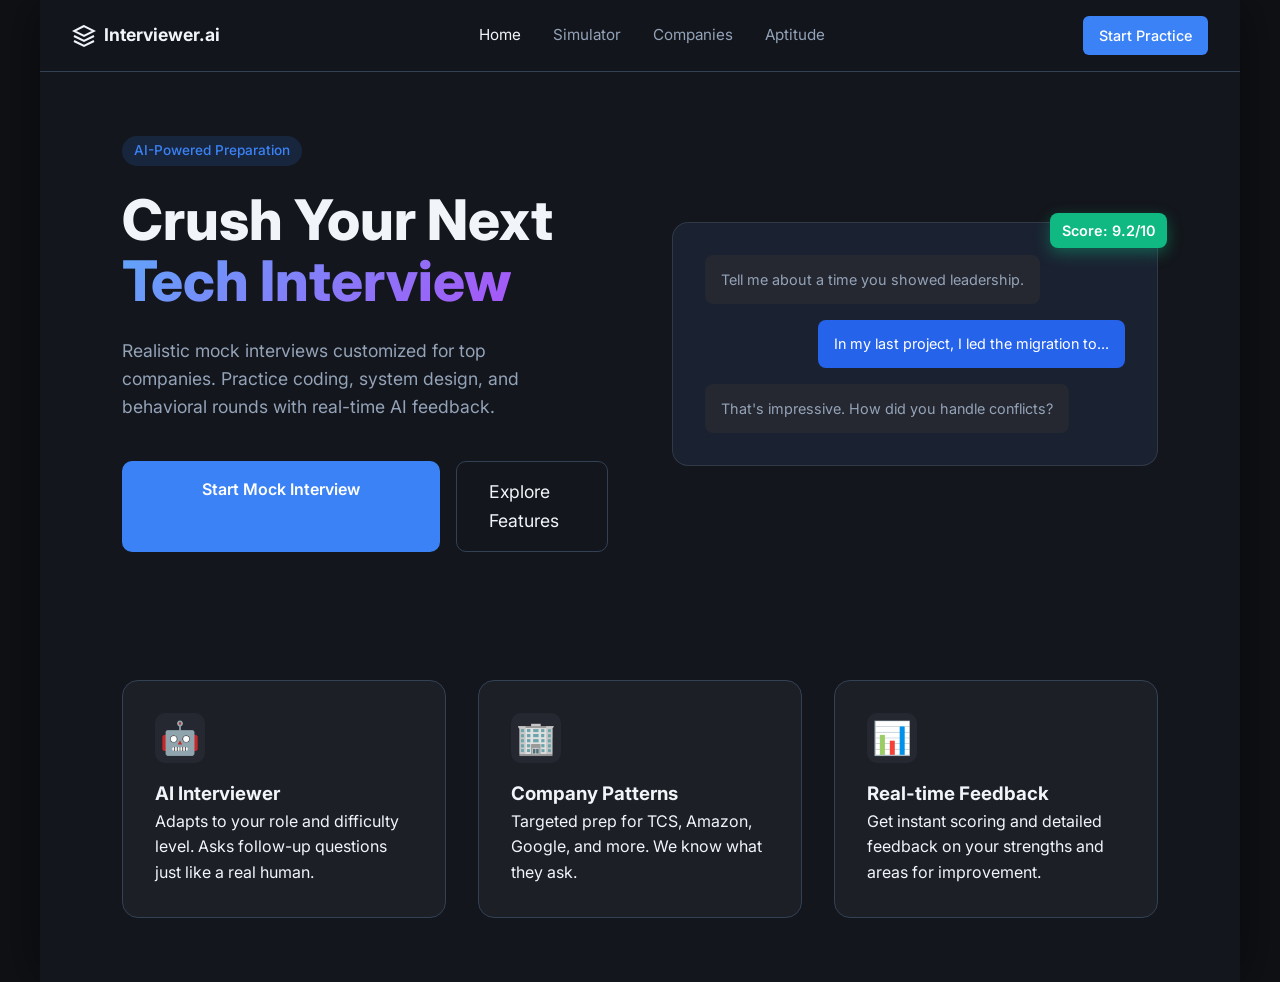
<file: frontend/index.html>
<!DOCTYPE html>
<html lang="en">

<head>
    <meta charset="UTF-8">
    <meta name="viewport" content="width=device-width, initial-scale=1.0">
    <title>Interviewer.ai - Master Your Tech Interview</title>
    <link rel="stylesheet" href="styles.css">
    <link rel="preconnect" href="https://fonts.googleapis.com">
    <link rel="preconnect" href="https://fonts.gstatic.com" crossorigin>
    <link href="https://fonts.googleapis.com/css2?family=Inter:wght@400;500;600;700&display=swap" rel="stylesheet">
</head>

<body>
    <div class="app-container landing-page">
        <!-- Navigation -->
        <nav class="main-nav">
            <div class="nav-logo">
                <svg width="24" height="24" viewBox="0 0 24 24" fill="none" stroke="currentColor" stroke-width="2">
                    <path d="M12 2L2 7l10 5 10-5-10-5zM2 17l10 5 10-5M2 12l10 5 10-5" />
                </svg>
                <span>Interviewer.ai</span>
            </div>
            <div class="nav-links">
                <a href="index.html" class="active">Home</a>
                <a href="interview.html">Simulator</a>
                <a href="companies.html">Companies</a>
                <a href="aptitude.html">Aptitude</a>
            </div>
            <a href="interview.html" class="nav-cta">Start Practice</a>
        </nav>

        <!-- Hero Section -->
        <header class="hero-section">
            <div class="hero-content">
                <span class="pill-badge">AI-Powered Preparation</span>
                <h1>Crush Your Next <br> <span class="text-gradient">Tech Interview</span></h1>
                <p>Realistic mock interviews customized for top companies. Practice coding, system design, and
                    behavioral rounds with real-time AI feedback.</p>
                <div class="hero-actions">
                    <a href="interview.html" class="primary-btn large-btn">Start Mock Interview</a>
                    <a href="#features" class="secondary-btn">Explore Features</a>
                </div>
            </div>
            <div class="hero-visual">
                <div class="glass-card mock-chat">
                    <div class="msg ai">Tell me about a time you showed leadership.</div>
                    <div class="msg user">In my last project, I led the migration to...</div>
                    <div class="msg ai">That's impressive. How did you handle conflicts?</div>
                    <div class="floating-badge score">Score: 9.2/10</div>
                </div>
            </div>
        </header>

        <!-- Features Grid -->
        <section id="features" class="features-section">
            <div class="feature-card">
                <div class="icon-box blue">🤖</div>
                <h3>AI Interviewer</h3>
                <p>Adapts to your role and difficulty level. Asks follow-up questions just like a real human.</p>
            </div>
            <div class="feature-card green">
                <div class="icon-box green">🏢</div>
                <h3>Company Patterns</h3>
                <p>Targeted prep for TCS, Amazon, Google, and more. We know what they ask.</p>
            </div>
            <div class="feature-card purple">
                <div class="icon-box purple">📊</div>
                <h3>Real-time Feedback</h3>
                <p>Get instant scoring and detailed feedback on your strengths and areas for improvement.</p>
            </div>
        </section>
    </div>
</body>

</html>
</file>
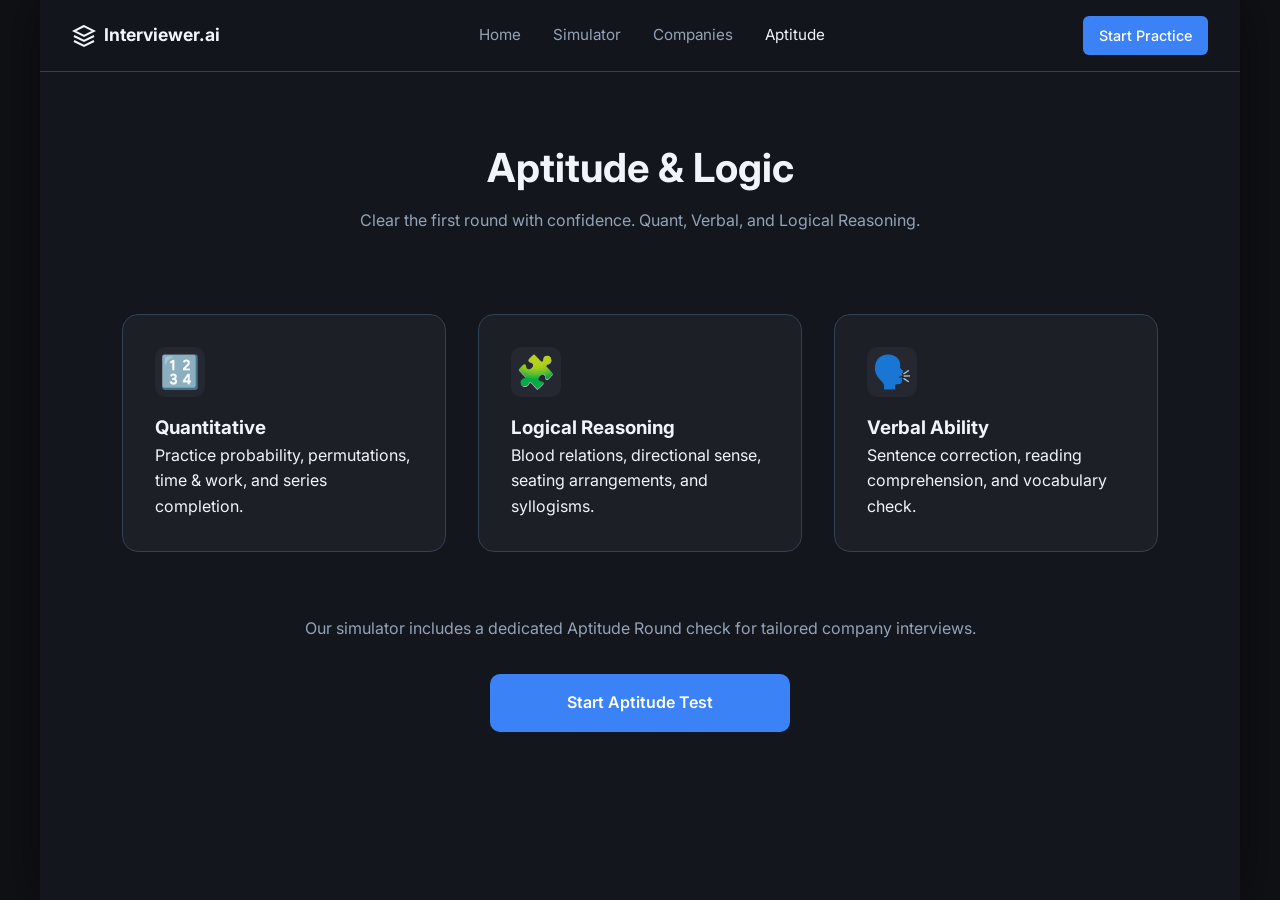
<file: frontend/aptitude.html>
<!DOCTYPE html>
<html lang="en">

<head>
    <meta charset="UTF-8">
    <meta name="viewport" content="width=device-width, initial-scale=1.0">
    <title>Aptitude Practice - Interviewer.ai</title>
    <link rel="stylesheet" href="styles.css">
    <link rel="preconnect" href="https://fonts.googleapis.com">
    <link href="https://fonts.googleapis.com/css2?family=Inter:wght@400;500;600;700&display=swap" rel="stylesheet">
</head>

<body>
    <div class="app-container landing-page">
        <!-- Navigation -->
        <nav class="main-nav">
            <div class="nav-logo">
                <svg width="24" height="24" viewBox="0 0 24 24" fill="none" stroke="currentColor" stroke-width="2">
                    <path d="M12 2L2 7l10 5 10-5-10-5zM2 17l10 5 10-5M2 12l10 5 10-5" />
                </svg>
                <span>Interviewer.ai</span>
            </div>
            <div class="nav-links">
                <a href="index.html">Home</a>
                <a href="interview.html">Simulator</a>
                <a href="companies.html">Companies</a>
                <a href="aptitude.html" class="active">Aptitude</a>
            </div>
            <a href="interview.html" class="nav-cta">Start Practice</a>
        </nav>

        <header class="page-header">
            <h1>Aptitude & Logic</h1>
            <p>Clear the first round with confidence. Quant, Verbal, and Logical Reasoning.</p>
        </header>

        <section class="features-section">
            <div class="feature-card">
                <div class="icon-box blue">🔢</div>
                <h3>Quantitative</h3>
                <p>Practice probability, permutations, time & work, and series completion.</p>
            </div>
            <div class="feature-card green">
                <div class="icon-box green">🧩</div>
                <h3>Logical Reasoning</h3>
                <p>Blood relations, directional sense, seating arrangements, and syllogisms.</p>
            </div>
            <div class="feature-card purple">
                <div class="icon-box purple">🗣️</div>
                <h3>Verbal Ability</h3>
                <p>Sentence correction, reading comprehension, and vocabulary check.</p>
            </div>
        </section>

        <div style="text-align: center; margin-bottom: 4rem;">
            <p style="margin-bottom: 2rem; color: var(--text-muted);">
                Our simulator includes a dedicated Aptitude Round check for tailored company interviews.
            </p>
            <a href="interview.html?company=Generic&role=software_engineer&difficulty=medium&autostart=true"
                class="primary-btn large-btn" style="max-width: 300px;">Start Aptitude Test</a>
        </div>
    </div>
</body>

</html>
</file>
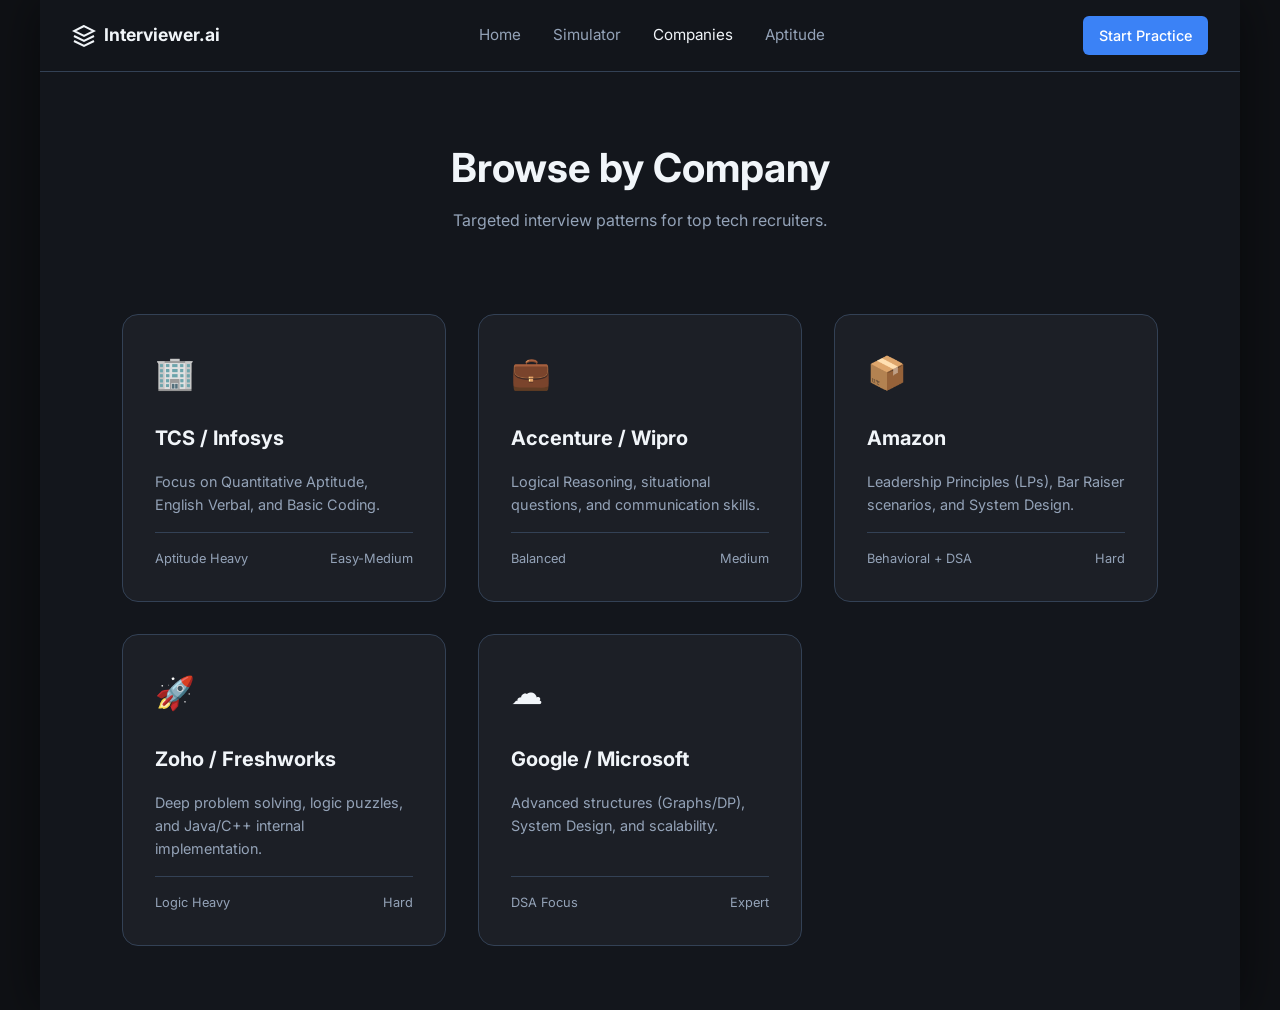
<file: frontend/companies.html>
<!DOCTYPE html>
<html lang="en">

<head>
    <meta charset="UTF-8">
    <meta name="viewport" content="width=device-width, initial-scale=1.0">
    <title>Company Preparation - Interviewer.ai</title>
    <link rel="stylesheet" href="styles.css">
    <link rel="preconnect" href="https://fonts.googleapis.com">
    <link href="https://fonts.googleapis.com/css2?family=Inter:wght@400;500;600;700&display=swap" rel="stylesheet">
</head>

<body>
    <div class="app-container landing-page">
        <!-- Navigation -->
        <nav class="main-nav">
            <div class="nav-logo">
                <svg width="24" height="24" viewBox="0 0 24 24" fill="none" stroke="currentColor" stroke-width="2">
                    <path d="M12 2L2 7l10 5 10-5-10-5zM2 17l10 5 10-5M2 12l10 5 10-5" />
                </svg>
                <span>Interviewer.ai</span>
            </div>
            <div class="nav-links">
                <a href="index.html">Home</a>
                <a href="interview.html">Simulator</a>
                <a href="companies.html" class="active">Companies</a>
                <a href="aptitude.html">Aptitude</a>
            </div>
            <a href="interview.html" class="nav-cta">Start Practice</a>
        </nav>

        <header class="page-header">
            <h1>Browse by Company</h1>
            <p>Targeted interview patterns for top tech recruiters.</p>
        </header>

        <section class="grid-container">
            <!-- Service Companies -->
            <a href="interview.html?company=TCS&role=software_engineer&difficulty=easy&autostart=true"
                class="company-card">
                <div class="company-icon">🏢</div>
                <h3>TCS / Infosys</h3>
                <p>Focus on Quantitative Aptitude, English Verbal, and Basic Coding.</p>
                <div class="company-meta">
                    <span>Aptitude Heavy</span>
                    <span>Easy-Medium</span>
                </div>
            </a>

            <a href="interview.html?company=Accenture&role=software_engineer&difficulty=medium&autostart=true"
                class="company-card">
                <div class="company-icon">💼</div>
                <h3>Accenture / Wipro</h3>
                <p>Logical Reasoning, situational questions, and communication skills.</p>
                <div class="company-meta">
                    <span>Balanced</span>
                    <span>Medium</span>
                </div>
            </a>

            <!-- Product Companies -->
            <a href="interview.html?company=Amazon&role=software_engineer&difficulty=hard&autostart=true"
                class="company-card">
                <div class="company-icon">📦</div>
                <h3>Amazon</h3>
                <p>Leadership Principles (LPs), Bar Raiser scenarios, and System Design.</p>
                <div class="company-meta">
                    <span>Behavioral + DSA</span>
                    <span>Hard</span>
                </div>
            </a>

            <a href="interview.html?company=Zoho&role=software_engineer&difficulty=hard&autostart=true"
                class="company-card">
                <div class="company-icon">🚀</div>
                <h3>Zoho / Freshworks</h3>
                <p>Deep problem solving, logic puzzles, and Java/C++ internal implementation.</p>
                <div class="company-meta">
                    <span>Logic Heavy</span>
                    <span>Hard</span>
                </div>
            </a>

            <a href="interview.html?company=Generic&role=software_engineer&difficulty=hard&autostart=true"
                class="company-card">
                <div class="company-icon">☁️</div>
                <h3>Google / Microsoft</h3>
                <p>Advanced structures (Graphs/DP), System Design, and scalability.</p>
                <div class="company-meta">
                    <span>DSA Focus</span>
                    <span>Expert</span>
                </div>
            </a>
        </section>
    </div>
</body>

</html>
</file>
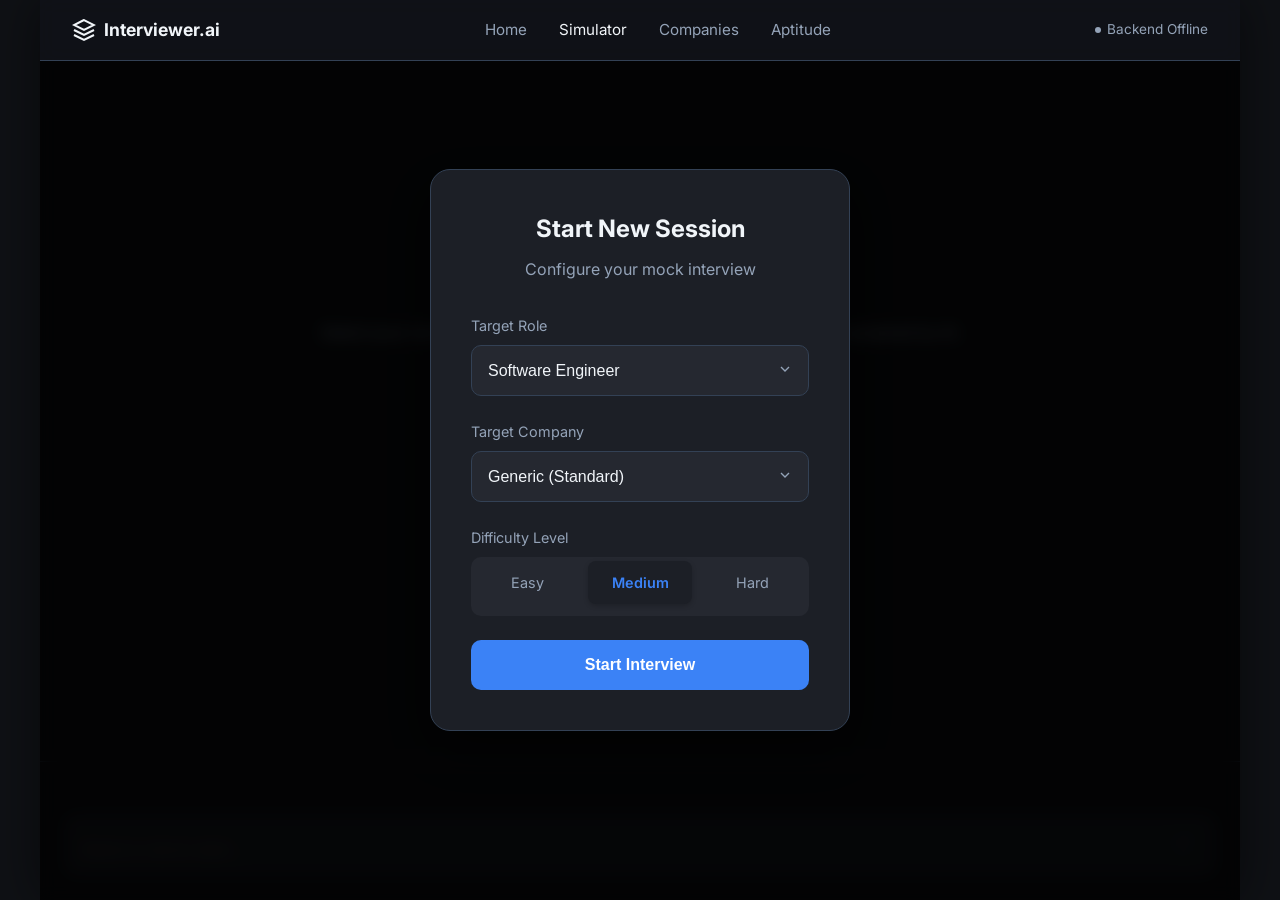
<file: frontend/interview.html>
<!DOCTYPE html>
<html lang="en">

<head>
    <meta charset="UTF-8">
    <meta name="viewport" content="width=device-width, initial-scale=1.0">
    <title>AI Interview Simulator</title>
    <link rel="stylesheet" href="styles.css">
    <!-- Google Fonts: Inter for clean UI -->
    <link rel="preconnect" href="https://fonts.googleapis.com">
    <link rel="preconnect" href="https://fonts.gstatic.com" crossorigin>
    <link href="https://fonts.googleapis.com/css2?family=Inter:wght@400;500;600;700&display=swap" rel="stylesheet">
</head>

<body>
    <div class="app-container">
        <!-- Navigation -->
        <nav class="main-nav">
            <div class="nav-logo">
                <svg width="24" height="24" viewBox="0 0 24 24" fill="none" stroke="currentColor" stroke-width="2">
                    <path d="M12 2L2 7l10 5 10-5-10-5zM2 17l10 5 10-5M2 12l10 5 10-5" />
                </svg>
                <span>Interviewer.ai</span>
            </div>
            <div class="nav-links">
                <a href="index.html">Home</a>
                <a href="interview.html" class="active">Simulator</a>
                <a href="companies.html">Companies</a>
                <a href="aptitude.html">Aptitude</a>
            </div>
            <button id="restart-btn" class="nav-cta"
                style="display: none; margin-right: 1rem; font-size: 0.9rem; padding: 0.5rem 1rem;">New Session</button>
            <div class="status-indicator" id="connection-status">
                <span class="status-dot"></span>
                <span class="status-text">Ready</span>
            </div>
        </nav>

        <div class="chat-layout">
            <!-- Company Detail Sidebar (Hidden by default) -->
            <aside class="vacancy-panel" id="vacancy-panel" style="display: none;">
                <div class="company-brand" id="company-brand">
                    <div class="company-logo-placeholder">C</div>
                    <h2 id="sidebar-company-name">Company</h2>
                </div>

                <div class="vacancy-details">
                    <div class="detail-item">
                        <label>Role</label>
                        <p id="sidebar-role">Software Engineer</p>
                    </div>
                    <div class="detail-item">
                        <label>Package</label>
                        <p id="sidebar-salary">₹4 - 8 LPA</p>
                    </div>
                    <div class="detail-item">
                        <label>Location</label>
                        <p>Bangalore / Hybrid</p>
                    </div>

                    <div class="interview-process">
                        <h3>Interview Rounds</h3>
                        <ul class="process-list">
                            <li class="active">1. Aptitude & Logic</li>
                            <li>2. Technical Round 1</li>
                            <li>3. Managerial / HR</li>
                        </ul>
                    </div>
                </div>
            </aside>

            <!-- Main Chat Area -->
            <main class="chat-main" id="chat-container">
                <!-- Intro / Welcome State -->
                <div class="welcome-state" id="welcome-message">
                    <h2>Ready for your interview?</h2>
                    <p>Select your role and difficulty level to begin a realistic practice session powered by AI.</p>
                </div>
                <!-- Messages injected here -->
            </main>
        </div>

        <!-- Input Area -->
        <footer class="chat-input-area">
            <div class="typing-indicator hidden" id="typing-indicator">
                <span>AI is typing</span>
                <div class="dots"><span class="dot"></span><span class="dot"></span><span class="dot"></span></div>
            </div>

            <div class="input-wrapper disabled">
                <textarea id="user-input" placeholder="Select a role to start..." rows="1" disabled></textarea>
                <button id="send-btn" disabled>
                    <svg width="24" height="24" viewBox="0 0 24 24" fill="none" stroke="currentColor" stroke-width="2">
                        <path d="M22 2L11 13M22 2l-7 20-4-9-9-4 20-7z" />
                    </svg>
                </button>
            </div>
        </footer>

        <!-- Setup Overlay (Modal) -->
        <div class="modal-overlay" id="start-modal">
            <div class="modal-card">
                <div class="modal-header">
                    <h2>Start New Session</h2>
                    <p>Configure your mock interview</p>
                </div>

                <div class="form-group">
                    <label>Target Role</label>
                    <div class="select-wrapper">
                        <select id="role-select">
                            <option value="software_engineer">Software Engineer</option>
                            <option value="product_manager">Product Manager</option>
                            <option value="data_scientist">Data Scientist</option>
                        </select>
                        <svg class="chevron" width="16" height="16" viewBox="0 0 24 24" fill="none"
                            stroke="currentColor" stroke-width="2">
                            <path d="M6 9l6 6 6-6" />
                        </svg>
                    </div>
                </div>

                <div class="form-group">
                    <label>Target Company</label>
                    <div class="select-wrapper">
                        <select id="company-select">
                            <option value="Generic">Generic (Standard)</option>
                            <option value="TCS">TCS</option>
                            <option value="Infosys">Infosys</option>
                            <option value="Wipro">Wipro</option>
                            <option value="Amazon">Amazon</option>
                            <option value="Zoho">Zoho</option>
                            <option value="Accenture">Accenture</option>
                        </select>
                        <svg class="chevron" width="16" height="16" viewBox="0 0 24 24" fill="none"
                            stroke="currentColor" stroke-width="2">
                            <path d="M6 9l6 6 6-6" />
                        </svg>
                    </div>
                </div>

                <div class="form-group">
                    <label>Difficulty Level</label>
                    <div class="difficulty-options">
                        <label class="radio-label">
                            <input type="radio" name="difficulty" value="easy">
                            <span class="radio-btn">Easy</span>
                        </label>
                        <label class="radio-label">
                            <input type="radio" name="difficulty" value="medium" checked>
                            <span class="radio-btn">Medium</span>
                        </label>
                        <label class="radio-label">
                            <input type="radio" name="difficulty" value="hard">
                            <span class="radio-btn">Hard</span>
                        </label>
                    </div>
                </div>

                <button id="start-btn" class="primary-btn pulse-animation">
                    Start Interview
                </button>
            </div>
        </div>
    </div>

    <script src="script.js"></script>
</body>

</html>
</file>
<file: frontend/styles.css>
/* Modern Dark Theme & Variables */
:root {
    --bg-dark: #0f1115;
    --bg-card: #1c1f26;
    --bg-input: #252830;

    --primary: #3b82f6;
    --primary-glow: rgba(59, 130, 246, 0.4);
    --primary-dark: #2563eb;

    --text-main: #f1f5f9;
    --text-muted: #94a3b8;

    --border: #334155;
    --success: #10b981;

    --font-stack: 'Inter', system-ui, -apple-system, sans-serif;
    --ease-out: cubic-bezier(0.16, 1, 0.3, 1);
}

* {
    margin: 0;
    padding: 0;
    box-sizing: border-box;
}

body {
    background-color: var(--bg-dark);
    color: var(--text-main);
    font-family: var(--font-stack);
    min-height: 100vh;
    overflow-y: auto;
    line-height: 1.6;
}

.app-container {
    display: flex;
    flex-direction: column;
    min-height: 100vh;
    max-width: 1200px;
    /* Wider for landing page */
    margin: 0 auto;
    background: #13161c;
    box-shadow: 0 0 50px rgba(0, 0, 0, 0.5);
    position: relative;
}

/* --- Navigation --- */
.main-nav {
    display: flex;
    align-items: center;
    justify-content: space-between;
    padding: 1rem 2rem;
    background: rgba(19, 22, 28, 0.8);
    backdrop-filter: blur(10px);
    border-bottom: 1px solid var(--border);
    position: sticky;
    top: 0;
    z-index: 100;
}

.nav-logo {
    display: flex;
    align-items: center;
    gap: 0.5rem;
    font-weight: 700;
    font-size: 1.1rem;
    color: var(--text-main);
}

.nav-links {
    display: flex;
    gap: 2rem;
}

.nav-links a {
    color: var(--text-muted);
    text-decoration: none;
    font-size: 0.95rem;
    transition: color 0.2s;
}

.nav-links a:hover,
.nav-links a.active {
    color: var(--text-main);
}

.nav-cta {
    background: var(--primary);
    color: white;
    padding: 0.5rem 1rem;
    border-radius: 6px;
    text-decoration: none;
    font-size: 0.9rem;
    font-weight: 500;
    transition: background 0.2s;
}

.nav-cta:hover {
    background: var(--primary-dark);
}


/* --- Landing Page --- */
.landing-page {
    overflow-y: auto;
    height: auto;
}

.hero-section {
    padding: 4rem 2rem;
    display: grid;
    grid-template-columns: 1fr 1fr;
    gap: 4rem;
    align-items: center;
    max-width: 1100px;
    margin: 0 auto;
}

.hero-content h1 {
    font-size: 3.5rem;
    line-height: 1.1;
    margin-bottom: 1.5rem;
    font-weight: 800;
}

.text-gradient {
    background: linear-gradient(135deg, #60a5fa, #a855f7);
    -webkit-background-clip: text;
    -webkit-text-fill-color: transparent;
}

.hero-content p {
    color: var(--text-muted);
    font-size: 1.1rem;
    margin-bottom: 2.5rem;
    max-width: 90%;
}

.hero-actions {
    display: flex;
    gap: 1rem;
}

.large-btn {
    padding: 1rem 2rem;
    font-size: 1.1rem;
    text-decoration: none;
    display: inline-block;
    text-align: center;
}

.secondary-btn {
    padding: 1rem 2rem;
    border: 1px solid var(--border);
    border-radius: 10px;
    color: var(--text-main);
    text-decoration: none;
    font-size: 1.1rem;
    transition: background 0.2s;
}

.secondary-btn:hover {
    background: var(--bg-input);
}

.pill-badge {
    display: inline-block;
    padding: 4px 12px;
    background: rgba(59, 130, 246, 0.15);
    color: var(--primary);
    border-radius: 20px;
    font-size: 0.85rem;
    margin-bottom: 1.5rem;
    font-weight: 500;
}

.hero-visual {
    position: relative;
}

.glass-card {
    background: rgba(30, 41, 59, 0.7);
    border: 1px solid rgba(255, 255, 255, 0.1);
    backdrop-filter: blur(10px);
    border-radius: 16px;
    padding: 2rem;
    display: flex;
    flex-direction: column;
    gap: 1rem;
}

.msg {
    padding: 0.8rem 1rem;
    border-radius: 8px;
    font-size: 0.9rem;
}

.msg.ai {
    background: var(--bg-input);
    align-self: flex-start;
    color: var(--text-muted);
}

.msg.user {
    background: var(--primary-dark);
    align-self: flex-end;
    color: white;
}

.floating-badge {
    position: absolute;
    top: -10px;
    right: -10px;
    background: #10b981;
    color: white;
    padding: 6px 12px;
    border-radius: 8px;
    font-weight: 600;
    font-size: 0.9rem;
    box-shadow: 0 5px 15px rgba(16, 185, 129, 0.4);
}

.features-section {
    padding: 4rem 2rem;
    max-width: 1100px;
    margin: 0 auto;
    display: grid;
    grid-template-columns: repeat(3, 1fr);
    gap: 2rem;
}

.grid-container {
    padding: 4rem 2rem;
    max-width: 1100px;
    margin: 0 auto;
    display: grid;
    grid-template-columns: repeat(auto-fill, minmax(280px, 1fr));
    gap: 2rem;
}

.page-header {
    text-align: center;
    padding: 4rem 2rem 1rem;
}

.page-header h1 {
    font-size: 2.5rem;
    margin-bottom: 0.5rem;
}

.page-header p {
    color: var(--text-muted);
}

.company-card {
    background: var(--bg-card);
    border: 1px solid var(--border);
    border-radius: 16px;
    padding: 2rem;
    transition: all 0.2s;
    text-decoration: none;
    color: var(--text-main);
    display: flex;
    flex-direction: column;
    gap: 1rem;
}

.company-card:hover {
    transform: translateY(-5px);
    border-color: var(--primary);
}

.company-icon {
    font-size: 2rem;
    margin-bottom: 0.5rem;
}

.company-card h3 {
    font-size: 1.25rem;
}

.company-card p {
    font-size: 0.9rem;
    color: var(--text-muted);
}

.company-meta {
    margin-top: auto;
    padding-top: 1rem;
    border-top: 1px solid var(--border);
    font-size: 0.8rem;
    color: var(--text-muted);
    display: flex;
    justify-content: space-between;
}

.feature-card {
    background: var(--bg-card);
    border: 1px solid var(--border);
    padding: 2rem;
    border-radius: 16px;
    transition: transform 0.2s;
}

.feature-card:hover {
    transform: translateY(-5px);
}

.icon-box {
    font-size: 2rem;
    margin-bottom: 1rem;
    width: 50px;
    height: 50px;
    background: var(--bg-input);
    display: flex;
    align-items: center;
    justify-content: center;
    border-radius: 10px;
}

/* --- Header --- */
.chat-header {
    height: 70px;
    padding: 0 1.5rem;
    display: flex;
    align-items: center;
    justify-content: space-between;
    border-bottom: 1px solid var(--border);
    background: rgba(19, 22, 28, 0.95);
    backdrop-filter: blur(10px);
    z-index: 10;
}

.logo {
    display: flex;
    align-items: center;
    gap: 0.75rem;
}

.logo-icon {
    color: var(--primary);
    background: rgba(59, 130, 246, 0.1);
    padding: 6px;
    border-radius: 8px;
    display: flex;
}

.logo-text h1 {
    font-size: 1.1rem;
    font-weight: 700;
    letter-spacing: -0.02em;
}

.beta-badge {
    font-size: 0.65rem;
    background: linear-gradient(135deg, #6366f1, #a855f7);
    padding: 2px 6px;
    border-radius: 4px;
    margin-left: 6px;
    vertical-align: middle;
    font-weight: 600;
}

.status-indicator {
    display: flex;
    align-items: center;
    gap: 6px;
    font-size: 0.85rem;
    color: var(--text-muted);
}

.status-dot {
    width: 6px;
    height: 6px;
    background: var(--text-muted);
    border-radius: 50%;
    transition: background 0.3s ease, box-shadow 0.3s ease;
}

.status-dot.online {
    background: var(--success);
    box-shadow: 0 0 8px rgba(16, 185, 129, 0.4);
}

.icon-btn {
    background: none;
    border: none;
    color: var(--text-muted);
    cursor: pointer;
    padding: 8px;
    border-radius: 6px;
    transition: all 0.2s;
}

.icon-btn:hover {
    color: var(--text-main);
    background: var(--bg-input);
}

/* --- Chat Layout --- */
.chat-layout {
    display: flex;
    flex: 1;
    overflow: hidden;
    position: relative;
}

/* --- Sidebar (Vacancy Panel) --- */
.vacancy-panel {
    width: 300px;
    background: #171a21;
    /* Slightly darker than card */
    border-right: 1px solid var(--border);
    display: flex;
    flex-direction: column;
    padding: 1.5rem;
    overflow-y: auto;
}

.company-brand {
    display: flex;
    align-items: center;
    gap: 1rem;
    margin-bottom: 2rem;
    padding-bottom: 1rem;
    border-bottom: 1px solid var(--border);
}

.company-logo-placeholder {
    width: 48px;
    height: 48px;
    background: var(--bg-input);
    border-radius: 12px;
    display: flex;
    align-items: center;
    justify-content: center;
    font-size: 1.25rem;
    font-weight: 700;
    color: var(--primary);
}

.vacancy-details {
    display: flex;
    flex-direction: column;
    gap: 1.5rem;
}

.detail-item label {
    display: block;
    font-size: 0.8rem;
    color: var(--text-muted);
    margin-bottom: 0.25rem;
}

.detail-item p {
    font-weight: 500;
}

.process-list {
    list-style: none;
    margin-top: 0.5rem;
}

.process-list li {
    font-size: 0.9rem;
    padding: 0.5rem 0;
    color: var(--text-muted);
    border-left: 2px solid transparent;
    padding-left: 1rem;
    margin-bottom: 4px;
}

.process-list li.active {
    color: var(--text-main);
    border-left-color: var(--primary);
    background: linear-gradient(90deg, rgba(59, 130, 246, 0.1), transparent);
}

/* --- Chat Area --- */
.chat-main {
    flex: 1;
    overflow-y: auto;
    padding: 2rem;
    display: flex;
    flex-direction: column;
    gap: 1.5rem;
    scroll-behavior: smooth;
    position: relative;
    background: var(--bg-dark);
    /* Ensure it covers background */
}

/* --- Theme Overrides --- */
body.theme-amazon {
    --primary: #f97316;
    /* Orange */
    --primary-glow: rgba(249, 115, 22, 0.4);
    --primary-dark: #ea580c;
}

body.theme-tcs {
    --primary: #0ea5e9;
    /* Sky Blue */
    --primary-glow: rgba(14, 165, 233, 0.4);
    --primary-dark: #0284c7;
}

body.theme-zoho {
    --primary: #22c55e;
    /* Green */
    --primary-glow: rgba(34, 197, 94, 0.4);
    --primary-dark: #16a34a;
}

/* Welcome State */
.welcome-state {
    text-align: center;
    margin-top: 20vh;
    color: var(--text-muted);
    animation: fadeIn 0.8s var(--ease-out);
}

.welcome-state h2 {
    color: var(--text-main);
    margin-bottom: 0.5rem;
}

/* Message Bubbles */
.message {
    max-width: 80%;
    padding: 1rem 1.25rem;
    border-radius: 16px;
    font-size: 0.95rem;
    line-height: 1.6;
    position: relative;
    animation: slideUp 0.4s var(--ease-out);
    word-wrap: break-word;
}

.ai-message {
    align-self: flex-start;
    background: var(--bg-card);
    border: 1px solid var(--border);
    border-bottom-left-radius: 4px;
    color: var(--text-main);
}

.user-message {
    align-self: flex-end;
    background: linear-gradient(135deg, var(--primary), var(--primary-dark));
    color: white;
    border-bottom-right-radius: 4px;
    box-shadow: 0 4px 15px rgba(37, 99, 235, 0.2);
}

.system-message {
    align-self: center;
    background: none;
    color: var(--text-muted);
    font-size: 0.8rem;
    padding: 0.5rem;
    border: 1px dashed var(--border);
    border-radius: 8px;
    opacity: 0.8;
}

/* Feedback Card */
.feedback-card {
    align-self: center;
    width: 100%;
    max-width: 500px;
    background: var(--bg-card);
    border: 1px solid var(--border);
    border-radius: 16px;
    padding: 2rem;
    margin: 2rem 0;
    box-shadow: 0 10px 30px rgba(0, 0, 0, 0.3);
    animation: slideUp 0.6s var(--ease-out);
    text-align: center;
}

.score-badge {
    display: inline-flex;
    justify-content: center;
    align-items: center;
    width: 80px;
    height: 80px;
    border-radius: 50%;
    background: linear-gradient(135deg, var(--primary), #a855f7);
    font-size: 1.75rem;
    font-weight: 700;
    color: white;
    margin: 1rem 0;
    box-shadow: 0 0 20px var(--primary-glow);
}

.feedback-section {
    margin-top: 1.5rem;
    text-align: left;
}

.feedback-section h3 {
    font-size: 0.9rem;
    color: var(--text-muted);
    text-transform: uppercase;
    margin-bottom: 0.5rem;
}

.feedback-list {
    list-style: none;
}

.feedback-list li {
    padding-left: 1.2rem;
    position: relative;
    margin-bottom: 0.4rem;
    font-size: 0.9rem;
}

.feedback-list li::before {
    content: "›";
    position: absolute;
    left: 0;
    color: var(--primary);
    font-weight: bold;
}

/* In-Chat Typing Indicator */
.typing-indicator {
    padding: 0 2rem 0.5rem;
    font-size: 0.8rem;
    color: var(--text-muted);
    display: flex;
    align-items: center;
    gap: 0.5rem;
    opacity: 0;
    transform: translateY(10px);
    transition: opacity 0.3s, transform 0.3s;
}

.typing-indicator.visible {
    opacity: 1;
    transform: translateY(0);
}

.dots {
    display: flex;
    gap: 3px;
}

.dot {
    width: 4px;
    height: 4px;
    background: var(--text-muted);
    border-radius: 50%;
    animation: pulse 1.4s infinite;
}

.dot:nth-child(2) {
    animation-delay: 0.2s;
}

.dot:nth-child(3) {
    animation-delay: 0.4s;
}

/* --- Input Area --- */
.chat-input-area {
    padding: 1.5rem;
    background: var(--bg-dark);
    border-top: 1px solid var(--border);
}

.input-wrapper {
    background: var(--bg-input);
    border: 1px solid var(--border);
    border-radius: 12px;
    padding: 0.75rem 1rem;
    display: flex;
    align-items: flex-end;
    gap: 0.5rem;
    transition: border-color 0.2s, box-shadow 0.2s;
}

.input-wrapper:focus-within {
    border-color: var(--primary);
    box-shadow: 0 0 0 2px rgba(59, 130, 246, 0.2);
}

.input-wrapper.disabled {
    opacity: 0.6;
    cursor: not-allowed;
}

textarea {
    flex: 1;
    background: none;
    border: none;
    color: var(--text-main);
    font-family: inherit;
    font-size: 1rem;
    resize: none;
    outline: none;
    max-height: 150px;
    min-height: 24px;
}

#send-btn {
    background: var(--primary);
    color: white;
    border: none;
    border-radius: 8px;
    width: 36px;
    height: 36px;
    display: flex;
    align-items: center;
    justify-content: center;
    cursor: pointer;
    transition: transform 0.2s, background 0.2s;
}

#send-btn:hover:not(:disabled) {
    transform: translateY(-1px);
    background: var(--primary-dark);
}

#send-btn:disabled {
    background: transparent;
    color: var(--border);
    cursor: default;
}

/* --- Modal Overlay --- */
.modal-overlay {
    position: absolute;
    inset: 0;
    background: rgba(0, 0, 0, 0.8);
    backdrop-filter: blur(8px);
    display: flex;
    align-items: center;
    justify-content: center;
    z-index: 50;
    opacity: 0;
    pointer-events: none;
    transition: opacity 0.3s;
}

.modal-overlay.active {
    opacity: 1;
    pointer-events: auto;
}

.modal-card {
    background: var(--bg-card);
    border: 1px solid var(--border);
    border-radius: 20px;
    padding: 2.5rem;
    width: 90%;
    max-width: 420px;
    transform: translateY(20px);
    transition: transform 0.3s var(--ease-out);
    box-shadow: 0 20px 50px rgba(0, 0, 0, 0.5);
}

.modal-overlay.active .modal-card {
    transform: translateY(0);
}

.modal-header {
    margin-bottom: 2rem;
    text-align: center;
}

.modal-header h2 {
    font-size: 1.5rem;
    margin-bottom: 0.5rem;
}

.modal-header p {
    color: var(--text-muted);
}

.form-group {
    margin-bottom: 1.5rem;
}

.form-group label {
    display: block;
    color: var(--text-muted);
    margin-bottom: 0.5rem;
    font-size: 0.9rem;
}

.select-wrapper {
    position: relative;
}

select {
    width: 100%;
    appearance: none;
    background: var(--bg-input);
    border: 1px solid var(--border);
    color: var(--text-main);
    padding: 1rem;
    border-radius: 10px;
    font-size: 1rem;
    cursor: pointer;
    transition: border 0.2s;
}

select:hover {
    border-color: var(--text-muted);
}

.chevron {
    position: absolute;
    right: 1rem;
    top: 1rem;
    color: var(--text-muted);
    pointer-events: none;
}

.difficulty-options {
    display: flex;
    gap: 0.5rem;
    background: var(--bg-input);
    padding: 4px;
    border-radius: 10px;
}

.radio-label {
    flex: 1;
    position: relative;
    cursor: pointer;
}

.radio-label input {
    position: absolute;
    opacity: 0;
}

.radio-btn {
    display: block;
    text-align: center;
    padding: 0.6rem;
    border-radius: 8px;
    font-size: 0.9rem;
    color: var(--text-muted);
    transition: all 0.2s;
}

input:checked+.radio-btn {
    background: var(--bg-card);
    color: var(--primary);
    box-shadow: 0 2px 5px rgba(0, 0, 0, 0.2);
    font-weight: 600;
}

.primary-btn {
    width: 100%;
    padding: 1rem;
    background: var(--primary);
    color: white;
    font-size: 1rem;
    font-weight: 600;
    border: none;
    border-radius: 10px;
    cursor: pointer;
    transition: transform 0.2s, box-shadow 0.2s;
}

.primary-btn:hover {
    transform: translateY(-2px);
    box-shadow: 0 4px 15px var(--primary-glow);
}

/* Animations */
@keyframes slideUp {
    from {
        opacity: 0;
        transform: translateY(10px);
    }

    to {
        opacity: 1;
        transform: translateY(0);
    }
}

@keyframes fadeIn {
    from {
        opacity: 0;
    }

    to {
        opacity: 1;
    }
}

@keyframes pulse {

    0%,
    100% {
        opacity: 0.4;
        transform: scale(0.8);
    }

    50% {
        opacity: 1;
        transform: scale(1);
    }
}

@keyframes float {
    0% {
        transform: translateY(0);
    }

    50% {
        transform: translateY(-5px);
    }

    100% {
        transform: translateY(0);
    }
}

/* Scrollbar */
::-webkit-scrollbar {
    width: 8px;
}

::-webkit-scrollbar-track {
    background: transparent;
}

::-webkit-scrollbar-thumb {
    background: #334155;
    border-radius: 4px;
    border: 2px solid var(--bg-dark);
}

::-webkit-scrollbar-thumb:hover {
    background: #475569;
}
</file>
